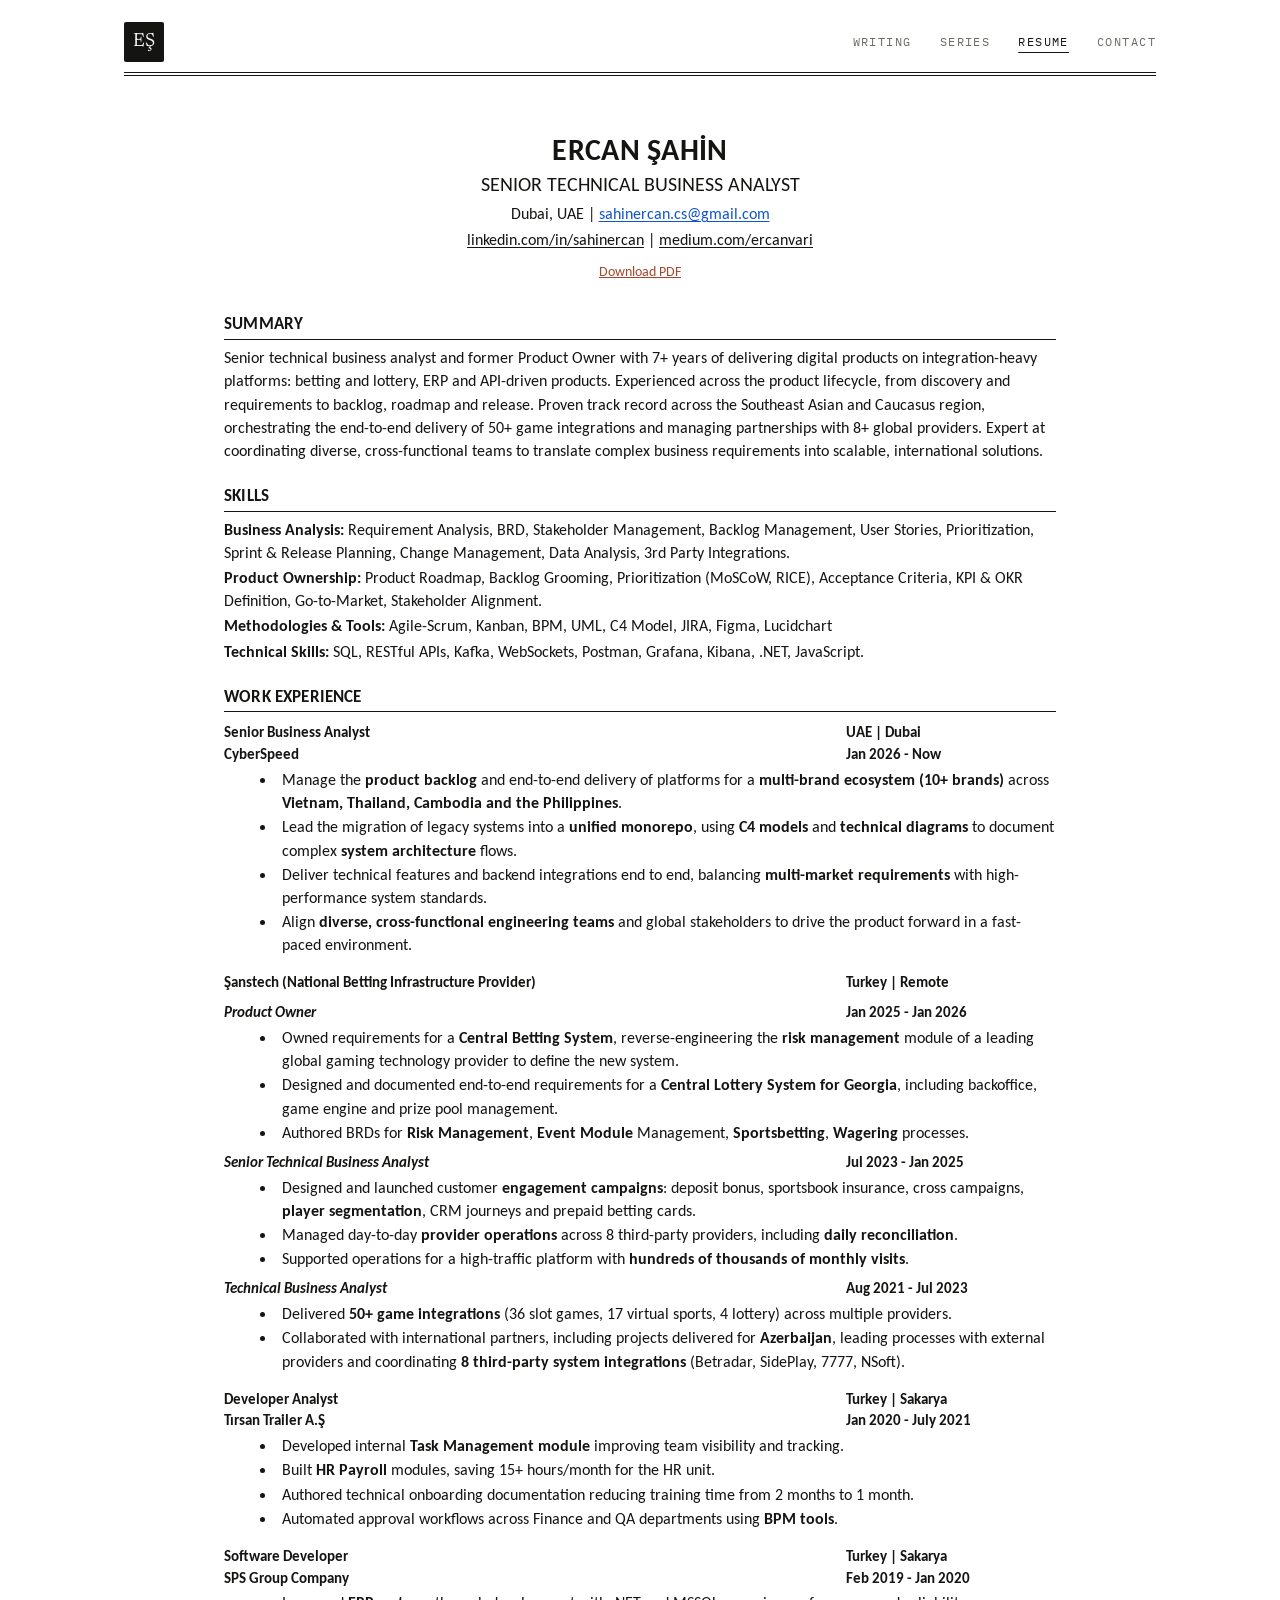
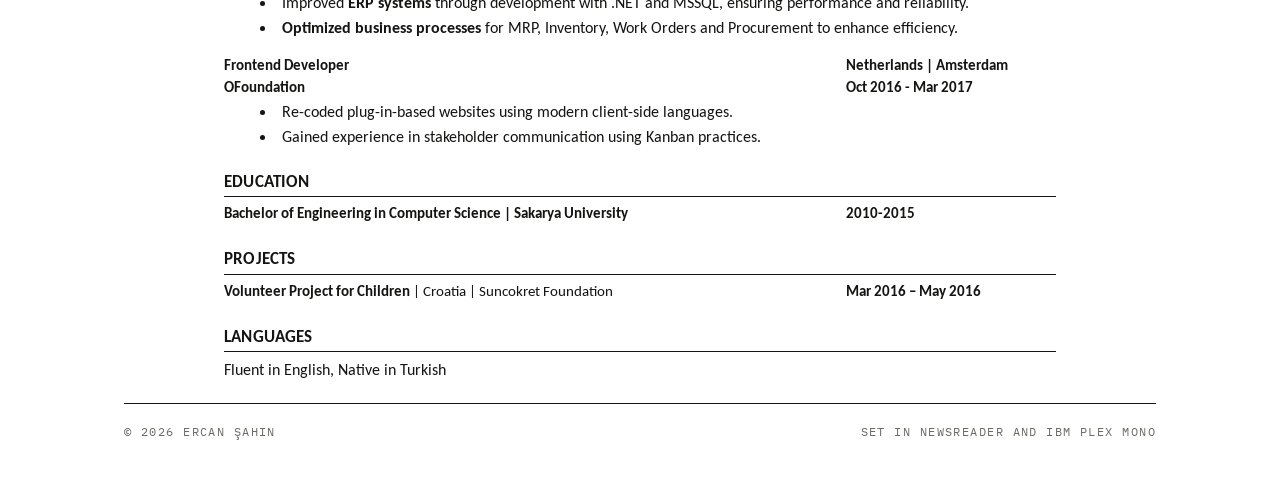
<file: resume.html>
<!DOCTYPE html>
<html lang="en">
<head>
    <meta charset="UTF-8">
    <meta name="viewport" content="width=device-width, initial-scale=1.0">
    <title>Resume · Ercan Şahin, Senior Technical Business Analyst</title>
    <meta name="description" content="Resume of Ercan Şahin, technical business analyst in Dubai. 7+ years on integration-heavy platforms: money flows, CRM campaigns, ERP and third-party APIs.">
    <link rel="canonical" href="https://sahinercan.com/resume.html">
    <meta name="theme-color" content="#FFFFFF">

    <!-- Monogram icon -->
    <link rel="icon" href="assets/favicon.svg" type="image/svg+xml">
    <link rel="apple-touch-icon" href="assets/apple-touch-icon.png">

    <!-- Share preview (LinkedIn, WhatsApp, X, Slack) -->
    <meta property="og:type" content="website">
    <meta property="og:url" content="https://sahinercan.com/resume.html">
    <meta property="og:title" content="Resume · Ercan Şahin, Senior Technical Business Analyst">
    <meta property="og:description" content="Resume of Ercan Şahin, technical business analyst in Dubai. 7+ years on integration-heavy platforms: money flows, CRM campaigns, ERP and third-party APIs.">
    <meta property="og:image" content="https://sahinercan.com/assets/og-image.png">
    <meta property="og:image:width" content="1200">
    <meta property="og:image:height" content="630">
    <meta property="og:image:alt" content="Ercan Şahin, Technical Business Analyst in Dubai">
    <meta name="twitter:card" content="summary_large_image">

    <!-- Visit counter: cookie-free, no consent banner needed. Ignores localhost. -->
    <script data-goatcounter="https://sahinercan.goatcounter.com/count" async src="https://gc.zgo.at/count.js"></script>

    <link rel="preconnect" href="https://fonts.googleapis.com">
    <link rel="preconnect" href="https://fonts.gstatic.com" crossorigin>
    <link href="https://fonts.googleapis.com/css2?family=Newsreader:ital,opsz,wght@0,6..72,300;0,6..72,400;1,6..72,300;1,6..72,400&family=IBM+Plex+Mono:wght@400&family=Carlito:wght@400;700&display=swap" rel="stylesheet">
    <link rel="stylesheet" href="styles.css?v=20261105c">
</head>
<body>
    <header class="masthead">
        <div class="container mast-inner">
            <a href="./" class="mast-logo" aria-label="Ercan Şahin, home">EŞ</a>
            <nav class="mast-nav">
                <a href="./#writing">Writing</a>
                <a href="series.html">Series</a>
                <a href="resume.html" aria-current="page">Resume</a>
                <a href="mailto:sahinercan.cs@gmail.com">Contact</a>
            </nav>
        </div>
    </header>

    <main class="container cvx">
        <header class="cvx-head">
            <h1>ERCAN ŞAHİN</h1>
            <p class="cvx-title">SENIOR TECHNICAL BUSINESS ANALYST</p>
            <p class="cvx-contact">
                Dubai, UAE | <a class="cvx-mail" href="mailto:sahinercan.cs@gmail.com">sahinercan.cs@gmail.com</a><br>
                <a href="https://linkedin.com/in/sahinercan" target="_blank" rel="noopener">linkedin.com/in/sahinercan</a> | <a href="https://medium.com/@ercanvari" target="_blank" rel="noopener">medium.com/ercanvari</a>
            </p>
            <p class="cvx-download"><a href="Ercan_Sahin_BA_Resume.pdf" download>Download PDF</a></p>
        </header>

        <section>
            <h2>SUMMARY</h2>
            <p>Senior technical business analyst and former Product Owner with 7+ years of delivering digital products on integration-heavy platforms: betting and lottery, ERP and API-driven products. Experienced across the product lifecycle, from discovery and requirements to backlog, roadmap and release. Proven track record across the Southeast Asian and Caucasus region, orchestrating the end-to-end delivery of 50+ game integrations and managing partnerships with 8+ global providers. Expert at coordinating diverse, cross-functional teams to translate complex business requirements into scalable, international solutions.</p>
        </section>

        <section>
            <h2>SKILLS</h2>
            <p><b>Business Analysis:</b> Requirement Analysis, BRD, Stakeholder Management, Backlog Management, User Stories, Prioritization, Sprint &amp; Release Planning, Change Management, Data Analysis, 3rd Party Integrations.</p>
            <p><b>Product Ownership:</b> Product Roadmap, Backlog Grooming, Prioritization (MoSCoW, RICE), Acceptance Criteria, KPI &amp; OKR Definition, Go-to-Market, Stakeholder Alignment.</p>
            <p><b>Methodologies &amp; Tools:</b> Agile-Scrum, Kanban, BPM, UML, C4 Model, JIRA, Figma, Lucidchart</p>
            <p><b>Technical Skills:</b> SQL, RESTful APIs, Kafka, WebSockets, Postman, Grafana, Kibana, .NET, JavaScript.</p>
        </section>

        <section class="cvx-work">
            <h2>WORK EXPERIENCE</h2>
            <article class="cvx-job">
                <div class="cv-row"><strong>Senior Business Analyst</strong><strong>UAE | Dubai</strong></div>
                <div class="cv-row"><strong>CyberSpeed</strong><strong>Jan 2026 - Now</strong></div>
                <ul>
                    <li>Manage the <b>product backlog</b> and end-to-end delivery of platforms for a <b>multi-brand ecosystem (10+ brands)</b> across <b>Vietnam, Thailand, Cambodia and the Philippines</b>.</li>
                    <li>Lead the migration of legacy systems into a <b>unified monorepo</b>, using <b>C4 models</b> and <b>technical diagrams</b> to document complex <b>system architecture</b> flows.</li>
                    <li>Deliver technical features and backend integrations end to end, balancing <b>multi-market requirements</b> with high-performance system standards.</li>
                    <li>Align <b>diverse, cross-functional engineering teams</b> and global stakeholders to drive the product forward in a fast-paced environment.</li>
                </ul>
            </article>

            <article class="cvx-job">
                <div class="cv-row"><strong>Şanstech (National Betting Infrastructure Provider)</strong><strong>Turkey | Remote</strong></div>
                <div class="cv-row cvx-subrole"><strong>Product Owner</strong><strong>Jan 2025 - Jan 2026</strong></div>
                <ul>
                    <li>Owned requirements for a <b>Central Betting System</b>, reverse-engineering the <b>risk management</b> module of a leading global gaming technology provider to define the new system.</li>
                    <li>Designed and documented end-to-end requirements for a <b>Central Lottery System for Georgia</b>, including backoffice, game engine and prize pool management.</li>
                    <li>Authored BRDs for <b>Risk Management</b>, <b>Event Module</b> Management, <b>Sportsbetting</b>, <b>Wagering</b> processes.</li>
                </ul>
                <div class="cv-row cvx-subrole"><strong>Senior Technical Business Analyst</strong><strong>Jul 2023 - Jan 2025</strong></div>
                <ul>
                    <li>Designed and launched customer <b>engagement campaigns</b>: deposit bonus, sportsbook insurance, cross campaigns, <b>player segmentation</b>, CRM journeys and prepaid betting cards.</li>
                    <li>Managed day-to-day <b>provider operations</b> across 8 third-party providers, including <b>daily reconciliation</b>.</li>
                    <li>Supported operations for a high-traffic platform with <b>hundreds of thousands of monthly visits</b>.</li>
                </ul>
                <div class="cv-row cvx-subrole"><strong>Technical Business Analyst</strong><strong>Aug 2021 - Jul 2023</strong></div>
                <ul>
                    <li>Delivered <b>50+ game integrations</b> (36 slot games, 17 virtual sports, 4 lottery) across multiple providers.</li>
                    <li>Collaborated with international partners, including projects delivered for <b>Azerbaijan</b>, leading processes with external providers and coordinating <b>8 third-party system integrations</b> (Betradar, SidePlay, 7777, NSoft).</li>
                </ul>
            </article>

            <article class="cvx-job">
                <div class="cv-row"><strong>Developer Analyst</strong><strong>Turkey | Sakarya</strong></div>
                <div class="cv-row"><strong>Tırsan Trailer A.Ş</strong><strong>Jan 2020 - July 2021</strong></div>
                <ul>
                    <li>Developed internal <b>Task Management module</b> improving team visibility and tracking.</li>
                    <li>Built <b>HR Payroll</b> modules, saving 15+ hours/month for the HR unit.</li>
                    <li>Authored technical onboarding documentation reducing training time from 2 months to 1 month.</li>
                    <li>Automated approval workflows across Finance and QA departments using <b>BPM tools</b>.</li>
                </ul>
            </article>

            <article class="cvx-job">
                <div class="cv-row"><strong>Software Developer</strong><strong>Turkey | Sakarya</strong></div>
                <div class="cv-row"><strong>SPS Group Company</strong><strong>Feb 2019 - Jan 2020</strong></div>
                <ul>
                    <li>Improved <b>ERP systems</b> through development with .NET and MSSQL, ensuring performance and reliability.</li>
                    <li><b>Optimized business processes</b> for MRP, Inventory, Work Orders and Procurement to enhance efficiency.</li>
                </ul>
            </article>

            <article class="cvx-job">
                <div class="cv-row"><strong>Frontend Developer</strong><strong>Netherlands | Amsterdam</strong></div>
                <div class="cv-row"><strong>OFoundation</strong><strong>Oct 2016 - Mar 2017</strong></div>
                <ul>
                    <li>Re-coded plug-in-based websites using modern client-side languages.</li>
                    <li>Gained experience in stakeholder communication using Kanban practices.</li>
                </ul>
            </article>
        </section>

        <section>
            <h2>EDUCATION</h2>
            <div class="cv-row"><strong>Bachelor of Engineering in Computer Science | Sakarya University</strong><strong>2010-2015</strong></div>
        </section>

        <section>
            <h2>PROJECTS</h2>
            <div class="cv-row"><span><b>Volunteer Project for Children</b> | Croatia | Suncokret Foundation</span><strong>Mar 2016 – May 2016</strong></div>
        </section>

        <section>
            <h2>LANGUAGES</h2>
            <p>Fluent in English, Native in Turkish</p>
        </section>
    </main>

    <footer class="footer">
        <div class="container">
            <div class="footer-inner">
                <span>© <span id="year">2026</span> Ercan Şahin</span>
                <span>Set in Newsreader and IBM Plex Mono</span>
            </div>
        </div>
    </footer>

    <script src="script.js?v=20261105c"></script>
</body>
</html>
</file>
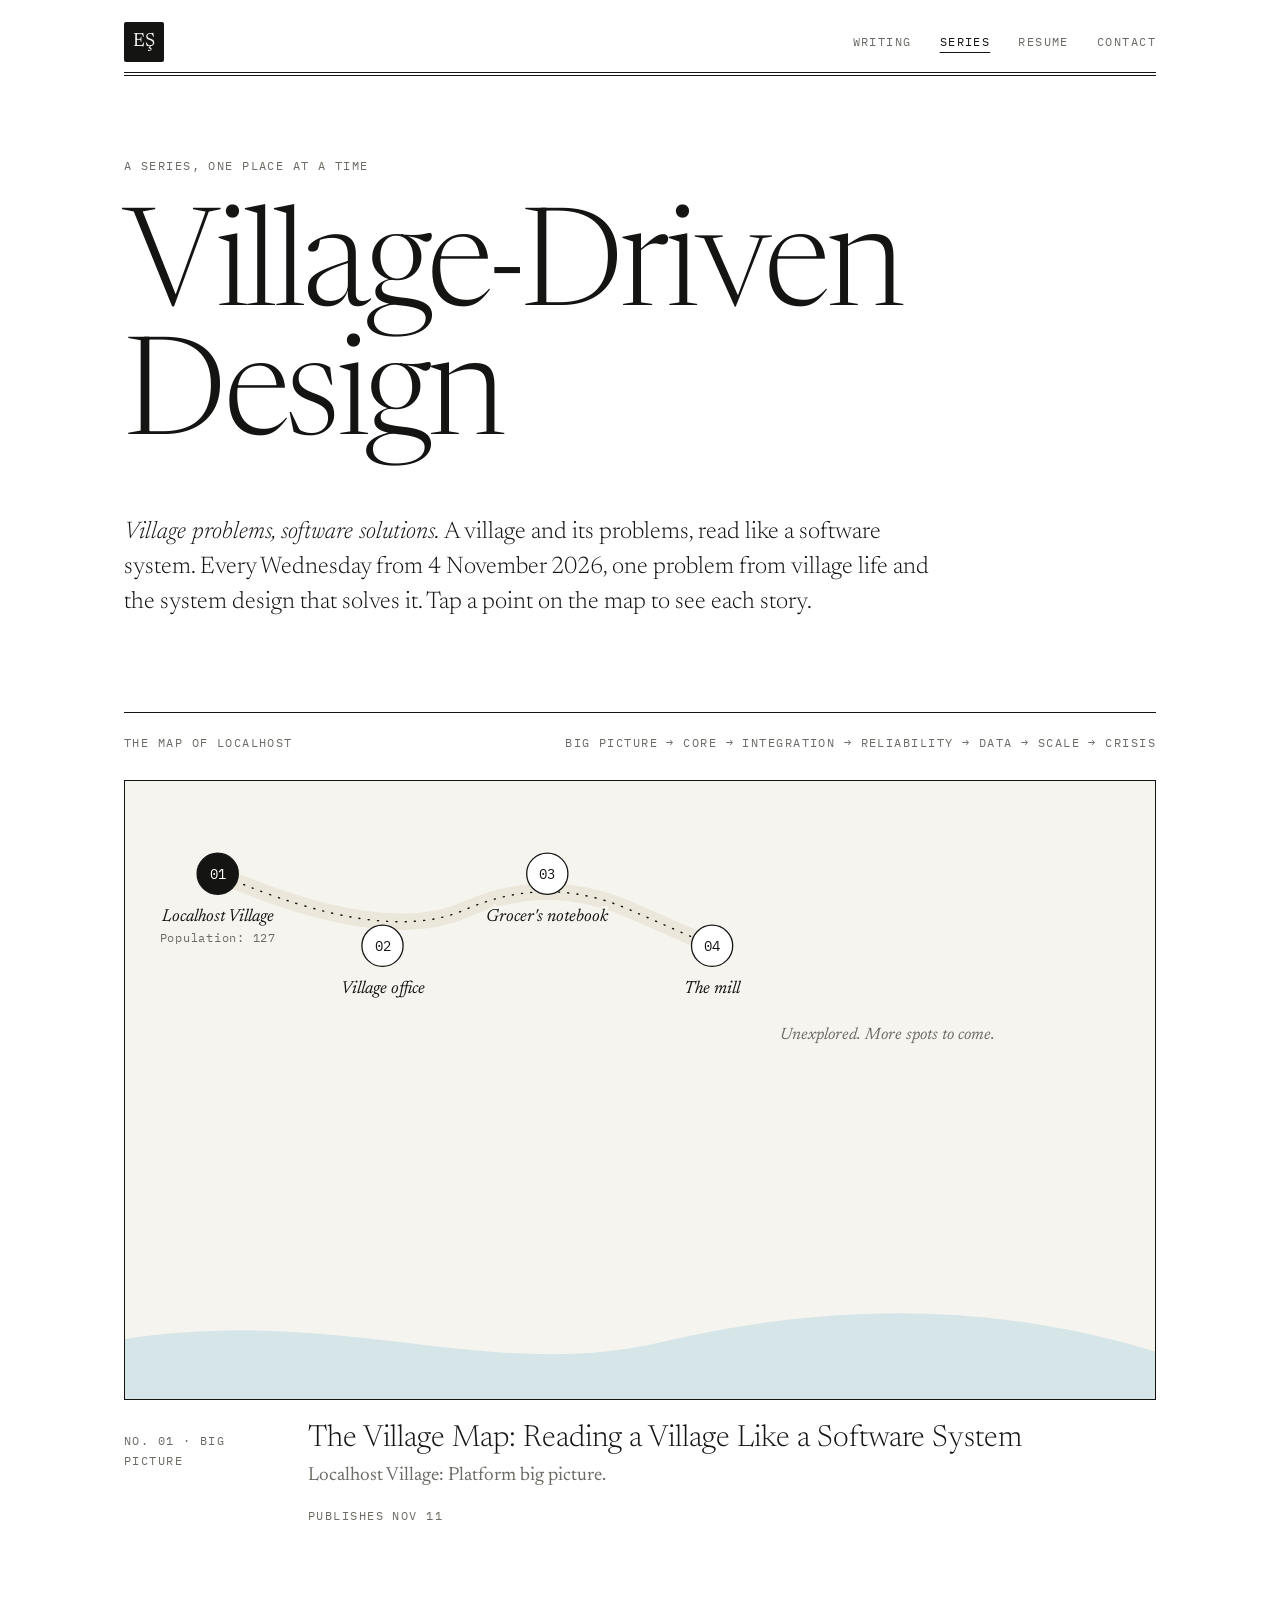
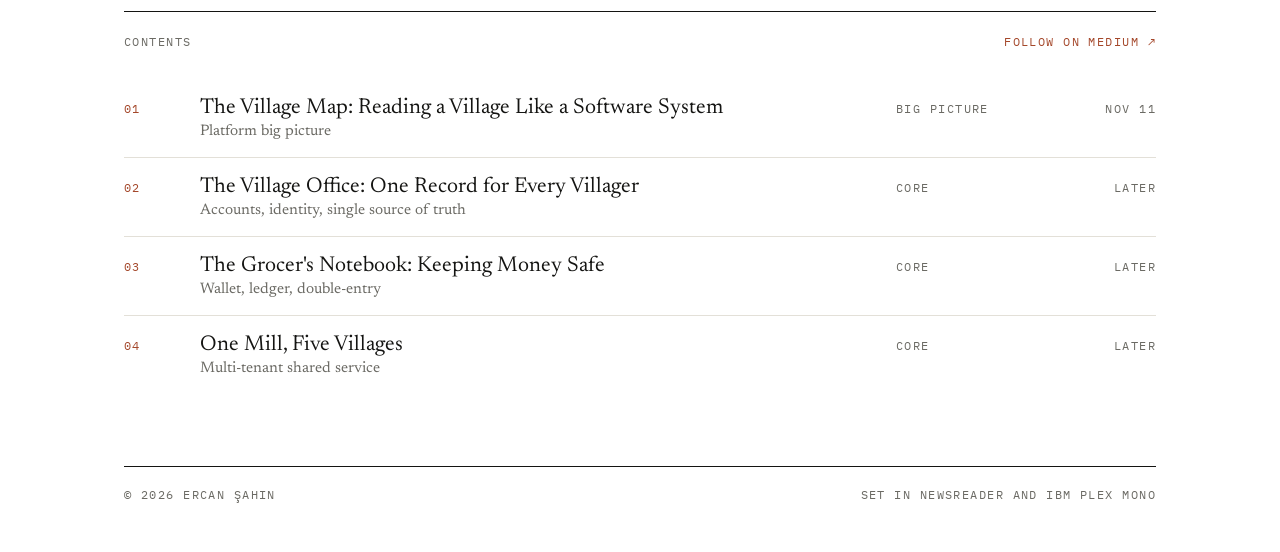
<file: series.html>
<!DOCTYPE html>
<html lang="en">
<head>
    <meta charset="UTF-8">
    <meta name="viewport" content="width=device-width, initial-scale=1.0">
    <title>Village-Driven Design · A series by Ercan Şahin</title>
    <meta name="description" content="Village problems, software solutions. A series that reads a village and its problems like a software system, one place at a time, every Wednesday from 4 November 2026.">
    <link rel="canonical" href="https://sahinercan.com/series.html">
    <meta name="theme-color" content="#FFFFFF">

    <!-- Monogram icon -->
    <link rel="icon" href="assets/favicon.svg" type="image/svg+xml">
    <link rel="apple-touch-icon" href="assets/apple-touch-icon.png">

    <!-- Share preview (LinkedIn, WhatsApp, X, Slack) -->
    <meta property="og:type" content="website">
    <meta property="og:url" content="https://sahinercan.com/series.html">
    <meta property="og:title" content="Village-Driven Design · A series by Ercan Şahin">
    <meta property="og:description" content="Village problems, software solutions. A series that reads a village and its problems like a software system, one place at a time, every Wednesday from 4 November 2026.">
    <meta property="og:image" content="https://sahinercan.com/assets/og-image.png">
    <meta property="og:image:width" content="1200">
    <meta property="og:image:height" content="630">
    <meta property="og:image:alt" content="Ercan Şahin, Technical Business Analyst in Dubai">
    <meta name="twitter:card" content="summary_large_image">

    <!-- Visit counter: cookie-free, no consent banner needed. Ignores localhost. -->
    <script data-goatcounter="https://sahinercan.goatcounter.com/count" async src="https://gc.zgo.at/count.js"></script>

    <link rel="preconnect" href="https://fonts.googleapis.com">
    <link rel="preconnect" href="https://fonts.gstatic.com" crossorigin>
    <link href="https://fonts.googleapis.com/css2?family=Newsreader:ital,opsz,wght@0,6..72,300;0,6..72,400;1,6..72,300;1,6..72,400&family=IBM+Plex+Mono:wght@400&display=swap" rel="stylesheet">
    <link rel="stylesheet" href="styles.css?v=20261105c">
</head>
<body>
    <header class="masthead">
        <div class="container mast-inner">
            <a href="./" class="mast-logo" aria-label="Ercan Şahin, home">EŞ</a>
            <nav class="mast-nav">
                <a href="./#writing">Writing</a>
                <a href="series.html" aria-current="page">Series</a>
                <a href="resume.html">Resume</a>
                <a href="mailto:sahinercan.cs@gmail.com">Contact</a>
            </nav>
        </div>
    </header>

    <main class="container">
        <section class="intro">
            <p class="kicker">A series, one place at a time</p>
            <h1 class="display">Village-Driven Design</h1>
            <p class="standfirst">
                <em>Village problems, software solutions.</em> A village and its problems, read like a software system.
                Every Wednesday from 4 November 2026, one problem from village life and the system design that solves it. Tap a point on the map to see each story.
            </p>
        </section>

        <section class="block">
            <header class="block-head">
                <span class="label">The map of Localhost</span>
                <span class="label">Big picture → core → integration → reliability → data → scale → crisis</span>
            </header>
            <figure class="map-frame">
                <svg id="villageMap" viewBox="0 0 1000 600" role="group" aria-label="Interactive village map, starting with four story points"></svg>
            </figure>
            <div id="villagePanel" class="village-panel" aria-live="polite"></div>
        </section>

        <section class="block">
            <header class="block-head">
                <span class="label">Contents</span>
                <a class="label-link" href="https://medium.com/@ercanvari" target="_blank" rel="noopener">Follow on Medium ↗</a>
            </header>
            <ol id="villageToc" class="toc"></ol>
        </section>
    </main>

    <footer class="footer">
        <div class="container">
            <div class="footer-inner">
                <span>© <span id="year">2026</span> Ercan Şahin</span>
                <span>Set in Newsreader and IBM Plex Mono</span>
            </div>
        </div>
    </footer>

    <script src="village-data.js?v=20261105c"></script>
    <script src="village.js?v=20261105c"></script>
    <script src="script.js?v=20261105c"></script>
</body>
</html>
</file>
<file: styles.css>
/* Editorial theme: newspaper serif (Newsreader) + technical mono (IBM Plex Mono), on white. */
:root {
    color-scheme: light;
    --paper: #FFFFFF;
    --paper-2: #F6F4EF;
    --lane: #ECE7DB;
    --ink: #141412;
    --muted: #6B6A64;
    --rule-soft: #E3E0D8;
    --accent: #A4472A;
    --river: #D6E6E8;
    --serif: 'Newsreader', Georgia, 'Times New Roman', serif;
    --mono: 'IBM Plex Mono', ui-monospace, Menlo, monospace;
}

* { margin: 0; padding: 0; box-sizing: border-box; }
html { scroll-behavior: smooth; }

body {
    font-family: var(--serif);
    font-size: 19px;
    font-weight: 400;
    line-height: 1.6;
    color: var(--ink);
    background: var(--paper);
    -webkit-font-smoothing: antialiased;
    font-optical-sizing: auto;
}

a { color: inherit; }
h1, h2, h3 { font-weight: 400; }
ul, ol { list-style: none; }

.container { max-width: 1080px; margin: 0 auto; padding: 0 24px; }

/* Small technical type: labels, dates, navigation */
.label, .kicker, .mast-nav a, .label-link, .contact-line, .entry-date, .footer {
    font-family: var(--mono);
    font-size: 12px;
    font-weight: 400;
    letter-spacing: 0.12em;
    text-transform: uppercase;
}
.label, .kicker { color: var(--muted); }

/* Masthead */
.masthead { padding-top: 22px; }
.mast-inner {
    display: flex;
    justify-content: space-between;
    align-items: center;
    gap: 1rem;
    flex-wrap: wrap;
    position: relative;
    padding-bottom: 14px;
}
.mast-inner::after { content: ""; position: absolute; left: 24px; right: 24px; bottom: 0; border-bottom: 4px double var(--ink); }
.mast-logo {
    display: inline-flex;
    align-items: center;
    justify-content: center;
    width: 40px;
    height: 40px;
    background: var(--ink);
    color: var(--paper);
    font-size: 19px;
    letter-spacing: 0.02em;
    text-decoration: none;
    border-radius: 2px;
}
.mast-logo:hover { background: var(--accent); }
.mast-nav { display: flex; gap: 28px; }
.mast-nav a { color: var(--muted); text-decoration: none; }
.mast-nav a:hover, .mast-nav a[aria-current="page"] { color: var(--ink); }
.mast-nav a[aria-current="page"] { text-decoration: underline; text-underline-offset: 6px; }

/* Intro */
.intro { padding: 80px 0 64px; }
.display {
    font-weight: 300;
    font-size: clamp(3.4rem, 11vw, 8.5rem);
    line-height: 0.95;
    letter-spacing: -0.025em;
    margin: 0.25em 0 0.35em;
}
.display-sm { font-size: clamp(3rem, 8vw, 6rem); }
.standfirst {
    font-weight: 300;
    font-size: clamp(1.2rem, 2.4vw, 1.5rem);
    line-height: 1.45;
    max-width: 34em;
    margin-bottom: 1.75rem;
}
.standfirst em { font-style: italic; }
.contact-line a { color: var(--accent); text-underline-offset: 5px; text-decoration-thickness: 1px; }
.contact-line a:hover { text-decoration-thickness: 2px; }
.contact-line span { color: var(--muted); margin: 0 0.6em; }

/* Numbered blocks, like newspaper sections */
.block { border-top: 1px solid var(--ink); padding: 20px 0 72px; }
.block-head { display: flex; justify-content: space-between; align-items: baseline; gap: 1rem; margin-bottom: 28px; }
.label-link { color: var(--accent); text-decoration: none; }
.label-link:hover { text-decoration: underline; text-underline-offset: 5px; }

/* Writing list */
.entry a {
    display: grid;
    grid-template-columns: 160px 1fr;
    gap: 24px;
    padding: 22px 0;
    border-bottom: 1px solid var(--rule-soft);
    text-decoration: none;
}
.entry.has-img a { grid-template-columns: 160px 1fr 220px; }
.entry-img { width: 100%; aspect-ratio: 3 / 2; object-fit: cover; background: var(--paper-2); }
.entry:last-child a { border-bottom: none; }
.entry-date { color: var(--muted); padding-top: 0.7em; }
.entry-title { display: block; font-size: 1.75rem; font-weight: 400; line-height: 1.2; transition: color 0.15s ease; }
.entry a:hover .entry-title { color: var(--accent); }
.entry-excerpt { display: block; color: var(--muted); font-size: 1rem; margin-top: 6px; max-width: 42em; }
.entries-empty { color: var(--muted); }

/* Series teaser on home */
.feature-title { font-weight: 300; font-size: clamp(2.4rem, 6vw, 4.5rem); line-height: 1; letter-spacing: -0.02em; margin-bottom: 0.3em; }
.feature-title a { text-decoration: none; }
.feature-title a:hover { color: var(--accent); }
.feature-deck { font-size: 1.2rem; font-weight: 300; max-width: 36em; margin-bottom: 1rem; }

/* Elsewhere */
.elsewhere li { display: flex; justify-content: space-between; align-items: baseline; gap: 1rem; padding: 14px 0; border-bottom: 1px solid var(--rule-soft); }
.elsewhere li:last-child { border-bottom: none; }
.elsewhere a { font-size: 1.45rem; text-decoration: none; }
.elsewhere a:hover { color: var(--accent); }

/* Footer / colophon */
.footer { color: var(--muted); }
.footer-inner { display: flex; justify-content: space-between; gap: 1rem; flex-wrap: wrap; border-top: 1px solid var(--ink); padding: 18px 0 48px; }

/* Series page: map */
.map-frame { border: 1px solid var(--ink); background: var(--paper-2); }
#villageMap { display: block; width: 100%; height: auto; }
.village-river { fill: var(--river); }
.village-future { font: italic 400 16px var(--serif); fill: var(--muted); text-anchor: middle; }
.village-road-bed { fill: none; stroke: var(--lane); stroke-width: 16; stroke-linecap: round; stroke-linejoin: round; }
.village-road { fill: none; stroke: var(--ink); stroke-width: 1.4; stroke-linecap: round; stroke-dasharray: 1 8; }
.village-node { cursor: pointer; outline: none; }
.village-node-ring { fill: var(--paper); stroke: var(--ink); stroke-width: 1.25; transition: fill 0.15s ease, stroke 0.15s ease; }
.village-node.is-live .village-node-ring { stroke: var(--accent); stroke-width: 2; }
.village-node:hover .village-node-ring,
.village-node:focus-visible .village-node-ring { stroke: var(--accent); stroke-width: 2; }
.village-node.is-active .village-node-ring { fill: var(--ink); stroke: var(--ink); }
.village-node-num { font: 400 14px var(--mono); fill: var(--ink); text-anchor: middle; pointer-events: none; }
.village-node.is-active .village-node-num { fill: var(--paper); }
.village-node-label {
    font: italic 400 17px var(--serif);
    fill: var(--ink);
    text-anchor: middle;
    pointer-events: none;
    paint-order: stroke;
    stroke: var(--paper-2);
    stroke-width: 5px;
}

.village-node-sub {
    font: 400 12px var(--mono);
    letter-spacing: 0.06em;
    fill: var(--muted);
    text-anchor: middle;
    pointer-events: none;
    paint-order: stroke;
    stroke: var(--paper-2);
    stroke-width: 4px;
}

.village-panel { display: grid; grid-template-columns: 160px 1fr; gap: 24px; padding: 22px 0 8px; }
.village-panel h3 { font-weight: 300; font-size: 1.9rem; line-height: 1.15; margin-bottom: 0.25rem; }
.village-panel p { color: var(--muted); margin-bottom: 0.6rem; }
.village-panel-meta { font-family: var(--mono); font-size: 12px; letter-spacing: 0.12em; text-transform: uppercase; color: var(--muted); padding-top: 0.8em; }
.village-panel-link, .village-panel-soon { font-family: var(--mono); font-size: 12px; letter-spacing: 0.12em; text-transform: uppercase; }
.village-panel-link { color: var(--accent); text-underline-offset: 5px; }
.village-panel-soon { color: var(--muted); }

/* Series page: contents */
.toc li { display: grid; grid-template-columns: 56px 1fr 150px 90px; gap: 20px; align-items: baseline; padding: 16px 0; border-bottom: 1px solid var(--rule-soft); }
.toc li:last-child { border-bottom: none; }
.toc-num, .toc-layer, .toc-date { font-family: var(--mono); font-size: 12px; letter-spacing: 0.12em; text-transform: uppercase; }
.toc-num { color: var(--accent); }
.toc-layer, .toc-date { color: var(--muted); }
.toc-date { text-align: right; }
.toc-title { font-size: 1.35rem; line-height: 1.25; }
.toc-title a { text-underline-offset: 5px; text-decoration-thickness: 1px; }
.toc-title a:hover { color: var(--accent); }
.toc-topic { display: block; color: var(--muted); font-size: 0.95rem; }

/* Resume */
.figures { margin-top: 2.75rem; display: grid; grid-template-columns: repeat(4, 1fr); border-top: 1px solid var(--rule-soft); }
.figures div { display: flex; flex-direction: column-reverse; padding: 18px 20px 0 0; }
.figures div + div { padding-left: 20px; border-left: 1px solid var(--rule-soft); }
.figures dd { font-weight: 300; font-size: clamp(2.4rem, 5vw, 3.6rem); line-height: 1; letter-spacing: -0.02em; }
.figures dt { font-family: var(--mono); font-size: 12px; letter-spacing: 0.12em; text-transform: uppercase; color: var(--muted); margin-top: 8px; }

.cases { display: grid; grid-template-columns: repeat(3, 1fr); }
.case { padding-right: 28px; }
.case + .case { padding-left: 28px; border-left: 1px solid var(--rule-soft); }
.case h3 { font-size: 1.55rem; line-height: 1.2; margin-bottom: 1rem; }
.case dt { font-family: var(--mono); font-size: 11px; letter-spacing: 0.12em; text-transform: uppercase; color: var(--muted); }
.case dd { font-size: 1rem; margin-bottom: 0.8rem; }

.roles > li { display: grid; grid-template-columns: 160px 1fr; gap: 24px; padding: 22px 0; border-bottom: 1px solid var(--rule-soft); }
.roles > li:last-child { border-bottom: none; }
.role-when { font-family: var(--mono); font-size: 12px; letter-spacing: 0.08em; text-transform: uppercase; color: var(--muted); padding-top: 0.55em; line-height: 1.7; }
.roles h3 { font-size: 1.6rem; line-height: 1.2; }
.role-org { font-style: italic; color: var(--muted); margin-bottom: 0.5rem; }
.roles ul li { position: relative; padding-left: 1.4em; font-size: 1.02rem; margin-bottom: 0.3rem; }
.roles ul li::before { content: "–"; position: absolute; left: 0; color: var(--muted); }

.cols { display: grid; grid-template-columns: repeat(3, 1fr); gap: 28px; }
.cols h3 { font-family: var(--mono); font-size: 12px; letter-spacing: 0.12em; text-transform: uppercase; color: var(--muted); margin-bottom: 0.5rem; }
.cols p { font-size: 1.05rem; }
.cols-4 { grid-template-columns: repeat(4, 1fr); }

/* Resume: a one-to-one copy of the PDF CV (Calibri, centred header, bold rows, ● bullets) */
.cvx { max-width: 880px; font-family: Calibri, Carlito, 'Segoe UI', sans-serif; font-size: 16px; line-height: 1.45; }
.cvx-head { text-align: center; padding: 56px 0 28px; }
.cvx-head h1 { font-family: inherit; font-weight: 700; font-size: 30px; letter-spacing: 0.01em; line-height: 1.2; }
.cvx-title { font-size: 20px; margin: 2px 0 22px; }
.cvx-contact { font-size: 16px; line-height: 1.6; }
.cvx-contact a { text-underline-offset: 2px; }
.cvx-contact .cvx-mail { color: #1155CC; }
.cvx-download { margin-top: 10px; font-size: 14px; }
.cvx-download a { color: var(--accent); }
.cvx section { margin-bottom: 22px; }
.cvx h2 {
    font-family: inherit;
    font-weight: 700;
    font-size: 17px;
    letter-spacing: 0.01em;
    padding-bottom: 2px;
    margin-bottom: 6px;
    border-bottom: 1px solid var(--ink);
}
.cvx p { margin-bottom: 2px; }
.cvx b, .cvx strong { font-weight: 700; }
.cvx .cv-row { display: flex; justify-content: space-between; align-items: baseline; gap: 1rem; font-size: 15px; }
.cvx .cv-row > :last-child { flex: 0 0 210px; text-align: left; }
.cvx-job { margin-top: 16px; }
.cvx-work h2 + .cvx-job { margin-top: 10px; }
.cvx-subrole { margin-top: 8px; }
.cvx-subrole strong:first-child { font-style: italic; }
.cvx ul { list-style: disc; padding-left: 52px; margin: 2px 0 0; }
.cvx ul li { padding-left: 6px; margin-bottom: 1px; }
.cvx ul li::marker { font-size: 0.9em; }

/* Responsive */
@media (max-width: 760px) {
    body { font-size: 18px; }
    .mast-nav { gap: 18px; }
    .intro { padding: 56px 0 48px; }
    .entry a, .entry.has-img a, .village-panel, .roles > li { grid-template-columns: 1fr; gap: 6px; }
    .entry-img { order: -1; margin-bottom: 10px; }
    .entry-date, .role-when, .village-panel-meta { padding-top: 0; }
    .toc li { grid-template-columns: 40px 1fr; }
    .toc-layer { display: none; }
    .toc-date { grid-column: 2; text-align: left; }
    .figures { grid-template-columns: repeat(2, 1fr); }
    .figures div:nth-child(3) { padding-left: 0; border-left: none; }
    .cases, .cols, .cols-4 { grid-template-columns: 1fr; gap: 28px; }
    .case, .case + .case { padding: 0; border-left: none; }
    .case + .case { padding-top: 28px; border-top: 1px solid var(--rule-soft); }
    .village-node-label { font-size: 21px; }
    .village-node-sub { font-size: 16px; }
    .cvx .cv-row { flex-direction: column; gap: 0; }
    .cvx .cv-row > :last-child { flex: none; }
    .cvx ul { padding-left: 22px; }
}

/* Printing the resume gives a clean, ink-only copy */
@media print {
    .masthead, .contact-line, .footer { display: none; }
    body { background: #fff; color: #000; font-size: 10.5pt; }
    .intro, .cvx-head { padding: 0 0 12px; }
    .cvx-download { display: none; }
    .block { padding: 12px 0 20px; break-inside: avoid; }
}
</file>
